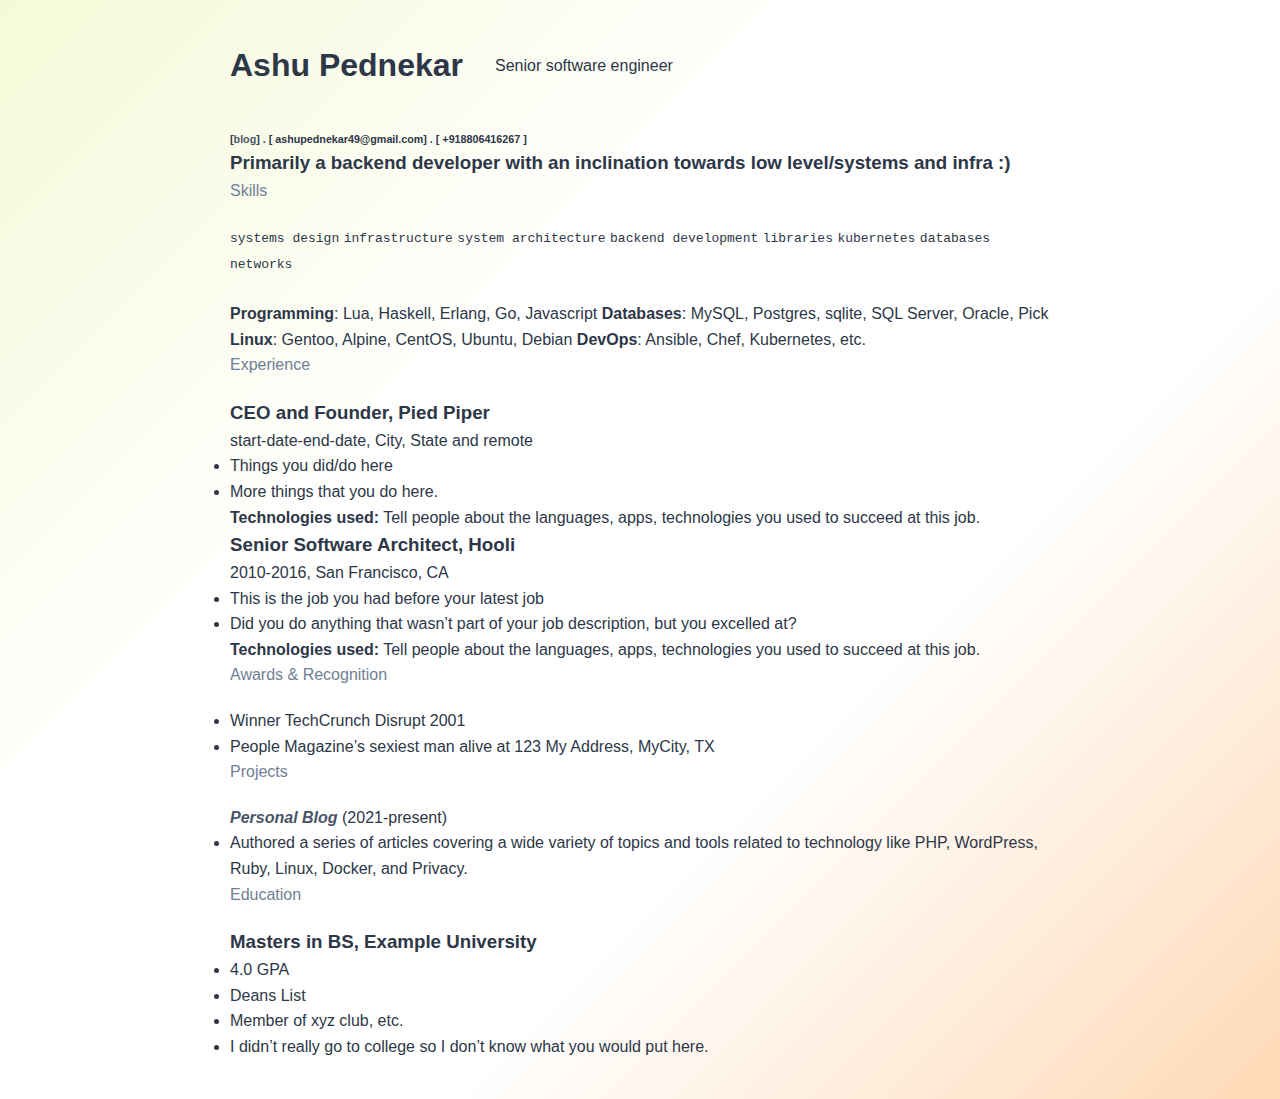
<file: index.html>
<!DOCTYPE html>
<html xmlns="http://www.w3.org/1999/xhtml" lang xml:lang>
<head>
  <meta charset="utf-8" />
  <meta name="generator" content="pandoc" />
  <meta name="viewport" content="width=device-width, initial-scale=1.0, user-scalable=yes" />
  <meta name="author" content="Senior software engineer" />
  <meta name="keywords" content="php, mysql, linux" />
  <meta name="description" content="This is the meta description for the
HTML file, and one day the PDF file, for better SEO?" />
  <title>Ashu Pednekar</title>
  <style>
code{white-space: pre-wrap;}
span.smallcaps{font-variant: small-caps;}
div.columns{display: flex; gap: min(4vw, 1.5em);}
div.column{flex: auto; overflow-x: auto;}
div.hanging-indent{margin-left: 1.5em; text-indent: -1.5em;}

ul.task-list[class]{list-style: none;}
ul.task-list li input[type="checkbox"] {
font-size: inherit;
width: 0.8em;
margin: 0 0.8em 0.2em -1.6em;
vertical-align: middle;
}
.display.math{display: block; text-align: center; margin: 0.5rem auto;}
</style>
  <style type="text/css">
* {
margin: 0;
padding: 0;
box-sizing: border-box;
}

body {
max-width: 900px;
margin: 0 auto;
padding: 40px;
font-family: -apple-system, BlinkMacSystemFont, 'Segoe UI', Roboto, Oxygen, Ubuntu, Cantarell, sans-serif;
line-height: 1.6;
color: #2d3748;
background: linear-gradient(135deg, rgba(228, 240, 152, 0.4) 0%, 
rgba(255, 255, 255, 1) 35%, 
rgba(255, 255, 255, 1) 65%, 
rgba(254, 217, 181, 1) 100% 
);
min-height: 100vh;
}
.container {
background-color: rgba(255, 255, 255, 0.7);
border-radius: 12px;
padding: 2.5rem;
}

header {
display: grid;
grid-template-columns: auto 1fr;
gap: 2rem;
margin-bottom: 2.5rem;
align-items: center;
}
.profile-image {
width: 120px;
height: 120px;
border-radius: 50%;
object-fit: cover;
}
.header-content h1 {
margin: 0;
font-size: 2rem;
color: #2d3748;
font-weight: 600;
margin-bottom: 0.5rem;
}
.header-content .email {
color: #718096;
font-size: 0.95rem;
margin-bottom: 1.25rem;
display: block;
}
.header-content .bio {
font-size: 1rem;
color: #4a5568;
margin: 0;
line-height: 1.6;
}

section {
margin-bottom: 2rem;
}
h2 {
color: #718096;
font-size: 1rem;
margin-bottom: 1.25rem;
font-weight: 500;
}

.education {
margin-bottom: 2rem;
}
.education h3 {
font-size: 1.1rem;
font-weight: 600;
color: #2d3748;
margin-bottom: 0.25rem;
}
.education .date {
color: #718096;
font-size: 0.9rem;
}

.skills-grid {
display: grid;
grid-template-columns: repeat(auto-fill, minmax(250px, 1fr));
gap: 1rem;
}
.skill-item {
display: flex;
align-items: center;
gap: 0.75rem;
color: #2d3748;
}
.skill-item::before {
content: '';
display: inline-block;
width: 10px;
height: 10px;
border: 2px solid #2d3748;
border-radius: 50%;
}

a {
color: #4a5568;
text-decoration: none;
}
a:hover {
text-decoration: underline;
}

.mt-0 { margin-top: 0; }
.mb-0 { margin-bottom: 0; }
.text-gray { color: #718096; }
.font-medium { font-weight: 500; }
.font-semibold { font-weight: 600; }

@media print {
body {
padding: 20px;
max-width: none;
background: white;
}
.container {
padding: 0;
background: white;
}
.profile-image {
print-color-adjust: exact;
-webkit-print-color-adjust: exact;
}
a {
text-decoration: none;
}
}
</style>
</head>
<body>
<header id="title-block-header">
<h1 class="title">Ashu Pednekar</h1>
<p class="author">Senior software engineer</p>
</header>
<h6 id="blog-.-ashupednekar49gmail.com-.-918806416267">[<a href="https://ashupednekar.github.io">blog</a>] . [
ashupednekar49@gmail.com] . [ +918806416267 ]</h6>
<h3 id="primarily-a-backend-developer-with-an-inclination-towards-low-levelsystems-and-infra">Primarily
a backend developer with an inclination towards low level/systems and
infra :)</h3>
<h2 id="skills">Skills</h2>
<p><code>systems design</code> <code>infrastructure</code>
<code>system architecture</code> <code>backend development</code>
<code>libraries</code> <code>kubernetes</code> <code>databases</code>
<code>networks</code></p>
<p><br> <strong>Programming</strong>: Lua, Haskell, Erlang, Go,
Javascript <strong>Databases</strong>: MySQL, Postgres, sqlite, SQL
Server, Oracle, Pick <strong>Linux</strong>: Gentoo, Alpine, CentOS,
Ubuntu, Debian <strong>DevOps</strong>: Ansible, Chef, Kubernetes,
etc.</p>
<h2 id="experience">Experience</h2>
<h3 id="ceo-and-founder-pied-piper">CEO and Founder, Pied Piper</h3>
<p>start-date-end-date, City, State and remote</p>
<ul>
<li>Things you did/do here</li>
<li>More things that you do here.</li>
</ul>
<p><strong>Technologies used:</strong> Tell people about the languages,
apps, technologies you used to succeed at this job.</p>
<h3 id="senior-software-architect-hooli">Senior Software Architect,
Hooli</h3>
<p>2010-2016, San Francisco, CA</p>
<ul>
<li>This is the job you had before your latest job</li>
<li>Did you do anything that wasn’t part of your job description, but
you excelled at?</li>
</ul>
<p><strong>Technologies used:</strong> Tell people about the languages,
apps, technologies you used to succeed at this job.</p>
<h2 id="awards-recognition">Awards &amp; Recognition</h2>
<ul>
<li>Winner TechCrunch Disrupt 2001</li>
<li>People Magazine’s sexiest man alive at 123 My Address, MyCity,
TX</li>
</ul>
<h2 id="projects">Projects</h2>
<p><strong><a href="http://luther.io"><em>Personal
Blog</em></a></strong> (2021-present)</p>
<ul>
<li>Authored a series of articles covering a wide variety of topics and
tools related to technology like PHP, WordPress, Ruby, Linux, Docker,
and Privacy.</li>
</ul>
<h2 id="education">Education</h2>
<h3 id="masters-in-bs-example-university">Masters in BS, Example
University</h3>
<ul>
<li>4.0 GPA</li>
<li>Deans List</li>
<li>Member of xyz club, etc.</li>
<li>I didn’t really go to college so I don’t know what you would put
here.</li>
</ul>
</body>
</html>
</file>
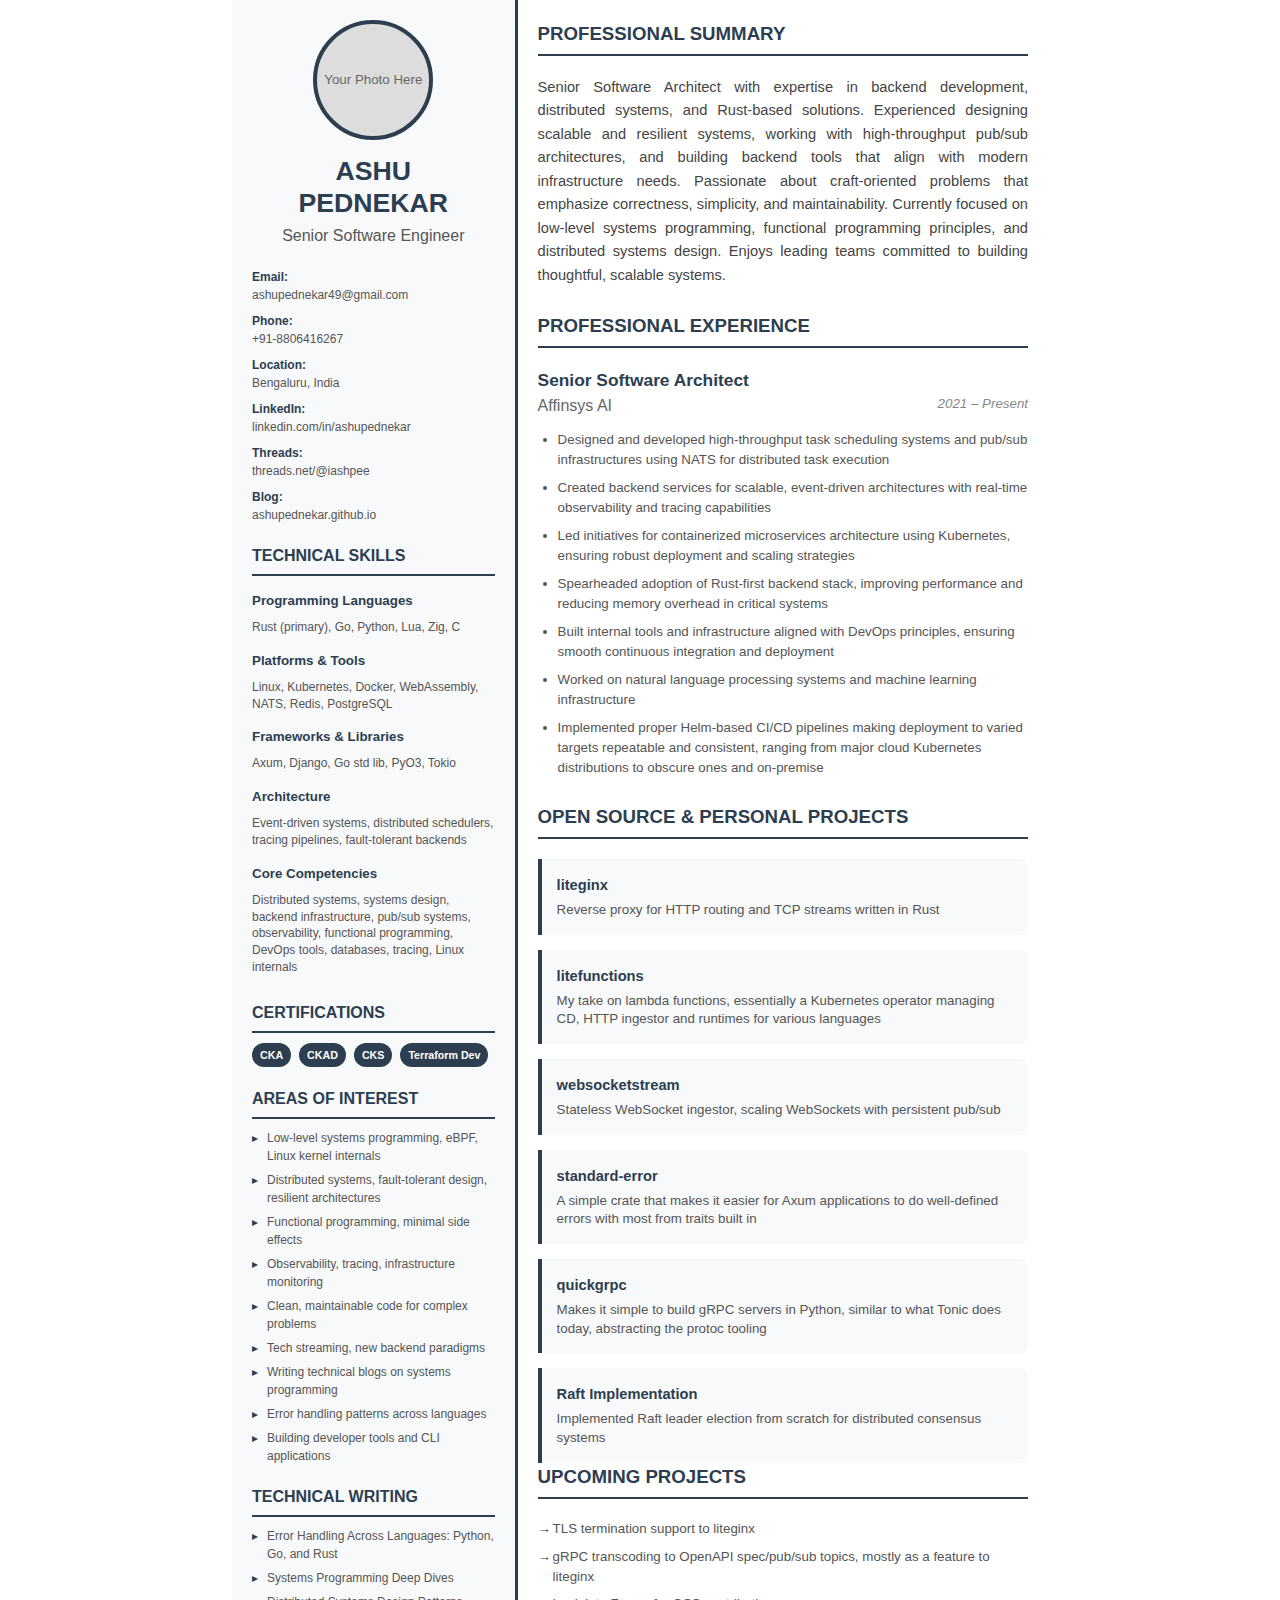
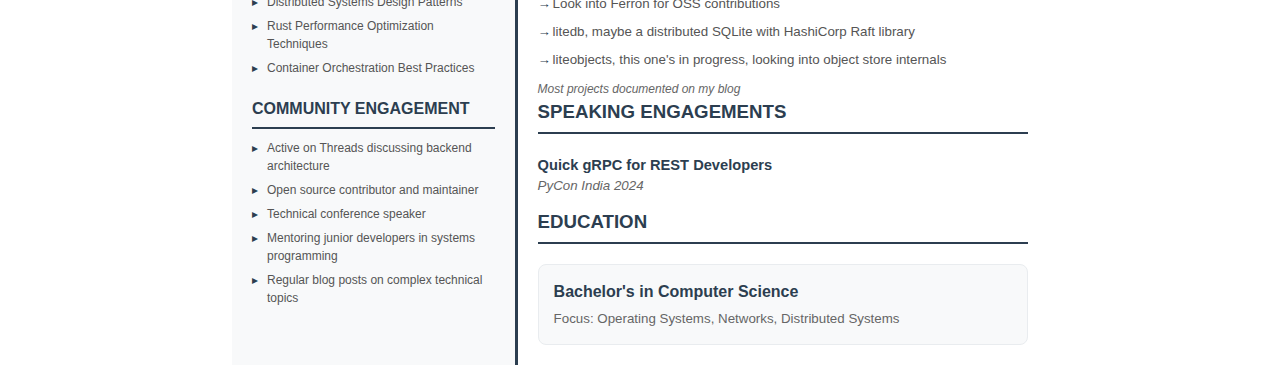
<file: ats1.html>
<!DOCTYPE html>
<html lang="en">
<head>
    <meta charset="UTF-8">
    <meta name="viewport" content="width=device-width, initial-scale=1.0">
    <title>Ashu Pednekar - Senior Software Engineer</title>
    <style>
        * {
            margin: 0;
            padding: 0;
            box-sizing: border-box;
        }
        
        body {
            font-family: 'Arial', sans-serif;
            line-height: 1.5;
            color: #333;
            background: white;
            font-size: 11pt;
        }
        
        .container {
            max-width: 8.5in;
            margin: 0 auto;
            display: grid;
            grid-template-columns: 0.35fr 0.65fr;
            min-height: 11in;
            background: white;
        }
        
        .left-column {
            background: #f8f9fa;
            padding: 20px 20px;
            border-right: 3px solid #2c3e50;
        }
        
        .right-column {
            padding: 20px 20px;
            background: white;
        }
        
        .profile-section {
            text-align: center;
            margin-bottom: 20px;
        }
        
        .profile-photo {
            width: 120px;
            height: 120px;
            border-radius: 50%;
            border: 4px solid #2c3e50;
            margin: 0 auto 15px;
            background: #ddd;
            display: flex;
            align-items: center;
            justify-content: center;
            font-size: 10pt;
            color: #666;
        }
        
        .name {
            font-size: 20pt;
            font-weight: bold;
            color: #2c3e50;
            margin-bottom: 5px;
            line-height: 1.2;
        }
        
        .title {
            font-size: 12pt;
            color: #555;
            font-weight: 500;
            margin-bottom: 15px;
        }
        
        .contact-info {
            font-size: 9pt;
            color: #555;
            text-align: left;
        }
        
        .contact-info div {
            margin-bottom: 8px;
            word-break: break-word;
        }
        
        .contact-info strong {
            color: #2c3e50;
        }
        
        .section-title {
            font-size: 12pt;
            font-weight: bold;
            color: #2c3e50;
            text-transform: uppercase;
            margin: 20px 0 10px 0;
            padding-bottom: 6px;
            border-bottom: 2px solid #2c3e50;
        }
        
        .section-title.right {
            font-size: 14pt;
            margin: 0 0 20px 0;
        }
        
        .skills-section {
            margin-bottom: 25px;
        }
        
        .skill-category {
            font-size: 10pt;
            font-weight: bold;
            color: #2c3e50;
            margin: 15px 0 8px 0;
        }
        
        .skill-list {
            font-size: 9pt;
            color: #555;
            line-height: 1.4;
        }
        
        .certifications {
            display: flex;
            flex-wrap: wrap;
            gap: 8px;
            margin-top: 10px;
        }
        
        .cert-badge {
            background: #2c3e50;
            color: white;
            padding: 4px 8px;
            border-radius: 12px;
            font-size: 8pt;
            font-weight: bold;
        }
        
        .interests ul {
            list-style: none;
            padding: 0;
        }
        
        .interests li {
            font-size: 9pt;
            color: #555;
            margin-bottom: 6px;
            padding-left: 15px;
            position: relative;
        }
        
        .interests li:before {
            content: "▸";
            color: #2c3e50;
            position: absolute;
            left: 0;
        }
        
        .summary {
            font-size: 11pt;
            line-height: 1.6;
            color: #444;
            margin-bottom: 25px;
            text-align: justify;
        }
        
        .experience-item {
            margin-bottom: 25px;
        }
        
        .job-header {
            margin-bottom: 12px;
        }
        
        .job-title {
            font-size: 13pt;
            font-weight: bold;
            color: #2c3e50;
        }
        
        .company {
            font-size: 12pt;
            color: #666;
            font-weight: 500;
        }
        
        .date {
            font-size: 10pt;
            color: #888;
            font-style: italic;
            float: right;
        }
        
        .job-description ul {
            margin: 10px 0;
            padding-left: 20px;
        }
        
        .job-description li {
            font-size: 10pt;
            color: #555;
            margin-bottom: 8px;
            line-height: 1.5;
        }
        
        .projects-grid {
            display: grid;
            gap: 15px;
        }
        
        .project-item {
            padding: 15px;
            background: #f8f9fa;
            border-left: 4px solid #2c3e50;
            border-radius: 0 8px 8px 0;
        }
        
        .project-name {
            font-size: 11pt;
            font-weight: bold;
            color: #2c3e50;
            margin-bottom: 5px;
        }
        
        .project-desc {
            font-size: 10pt;
            color: #555;
            line-height: 1.4;
        }
        
        .upcoming-projects ul {
            list-style: none;
            padding: 0;
        }
        
        .upcoming-projects li {
            font-size: 10pt;
            color: #555;
            margin-bottom: 8px;
            padding-left: 15px;
            position: relative;
        }
        
        .upcoming-projects li:before {
            content: "→";
            color: #2c3e50;
            position: absolute;
            left: 0;
            font-weight: bold;
        }
        
        .talks-item {
            margin-bottom: 12px;
        }
        
        .talk-title {
            font-size: 11pt;
            font-weight: bold;
            color: #2c3e50;
        }
        
        .talk-event {
            font-size: 10pt;
            color: #666;
            font-style: italic;
        }
        
        .education-item {
            background: #f8f9fa;
            padding: 15px;
            border-radius: 8px;
            border: 1px solid #e9ecef;
        }
        
        .degree {
            font-size: 12pt;
            font-weight: bold;
            color: #2c3e50;
            margin-bottom: 5px;
        }
        
        .focus {
            font-size: 10pt;
            color: #666;
        }
        
        @media print {
            body { margin: 0; }
            .container { 
                max-width: none; 
                box-shadow: none;
                min-height: auto;
            }
            .left-column, .right-column {
                padding: 20px;
            }
        }
    </style>
</head>
<body>
    <div class="container">
        <!-- Left Column (35%) -->
        <div class="left-column">
            <div class="profile-section">
                <div class="profile-photo">
                    Your Photo Here
                </div>
                <div class="name">ASHU<br>PEDNEKAR</div>
                <div class="title">Senior Software Engineer</div>
            </div>
            
            <div class="contact-info">
                <div><strong>Email:</strong><br>ashupednekar49@gmail.com</div>
                <div><strong>Phone:</strong><br>+91-8806416267</div>
                <div><strong>Location:</strong><br>Bengaluru, India</div>
                <div><strong>LinkedIn:</strong><br>linkedin.com/in/ashupednekar</div>
                <div><strong>Threads:</strong><br>threads.net/@iashpee</div>
                <div><strong>Blog:</strong><br>ashupednekar.github.io</div>
            </div>
            
            <div class="section-title">Technical Skills</div>
            <div class="skills-section">
                <div class="skill-category">Programming Languages</div>
                <div class="skill-list">Rust (primary), Go, Python, Lua, Zig, C</div>
                
                <div class="skill-category">Platforms & Tools</div>
                <div class="skill-list">Linux, Kubernetes, Docker, WebAssembly, NATS, Redis, PostgreSQL</div>
                
                <div class="skill-category">Frameworks & Libraries</div>
                <div class="skill-list">Axum, Django, Go std lib, PyO3, Tokio</div>
                
                <div class="skill-category">Architecture</div>
                <div class="skill-list">Event-driven systems, distributed schedulers, tracing pipelines, fault-tolerant backends</div>
                
                <div class="skill-category">Core Competencies</div>
                <div class="skill-list">Distributed systems, systems design, backend infrastructure, pub/sub systems, observability, functional programming, DevOps tools, databases, tracing, Linux internals</div>
            </div>
            
            <div class="section-title">Certifications</div>
            <div class="certifications">
                <span class="cert-badge">CKA</span>
                <span class="cert-badge">CKAD</span>
                <span class="cert-badge">CKS</span>
                <span class="cert-badge">Terraform Dev</span>
            </div>
            
            <div class="section-title">Areas of Interest</div>
            <div class="interests">
                <ul>
                    <li>Low-level systems programming, eBPF, Linux kernel internals</li>
                    <li>Distributed systems, fault-tolerant design, resilient architectures</li>
                    <li>Functional programming, minimal side effects</li>
                    <li>Observability, tracing, infrastructure monitoring</li>
                    <li>Clean, maintainable code for complex problems</li>
                    <li>Tech streaming, new backend paradigms</li>
                    <li>Writing technical blogs on systems programming</li>
                    <li>Error handling patterns across languages</li>
                    <li>Building developer tools and CLI applications</li>
                </ul>
            </div>
            
            <div class="section-title">Technical Writing</div>
            <div class="interests">
                <ul>
                    <li>Error Handling Across Languages: Python, Go, and Rust</li>
                    <li>Systems Programming Deep Dives</li>
                    <li>Distributed Systems Design Patterns</li>
                    <li>Rust Performance Optimization Techniques</li>
                    <li>Container Orchestration Best Practices</li>
                </ul>
            </div>
            
            <div class="section-title">Community Engagement</div>
            <div class="interests">
                <ul>
                    <li>Active on Threads discussing backend architecture</li>
                    <li>Open source contributor and maintainer</li>
                    <li>Technical conference speaker</li>
                    <li>Mentoring junior developers in systems programming</li>
                    <li>Regular blog posts on complex technical topics</li>
                </ul>
            </div>
        </div>
        
        <!-- Right Column (65%) -->
        <div class="right-column">
            <div class="section-title right">Professional Summary</div>
            <div class="summary">
                Senior Software Architect with expertise in backend development, distributed systems, and Rust-based solutions. Experienced designing scalable and resilient systems, working with high-throughput pub/sub architectures, and building backend tools that align with modern infrastructure needs. Passionate about craft-oriented problems that emphasize correctness, simplicity, and maintainability. Currently focused on low-level systems programming, functional programming principles, and distributed systems design. Enjoys leading teams committed to building thoughtful, scalable systems.
            </div>
            
            <div class="section-title right">Professional Experience</div>
            <div class="experience-item">
                <div class="job-header">
                    <div class="job-title">Senior Software Architect</div>
                    <div class="date">2021 – Present</div>
                    <div class="company">Affinsys AI</div>
                </div>
                <div class="job-description">
                    <ul>
                        <li>Designed and developed high-throughput task scheduling systems and pub/sub infrastructures using NATS for distributed task execution</li>
                        <li>Created backend services for scalable, event-driven architectures with real-time observability and tracing capabilities</li>
                        <li>Led initiatives for containerized microservices architecture using Kubernetes, ensuring robust deployment and scaling strategies</li>
                        <li>Spearheaded adoption of Rust-first backend stack, improving performance and reducing memory overhead in critical systems</li>
                        <li>Built internal tools and infrastructure aligned with DevOps principles, ensuring smooth continuous integration and deployment</li>
                        <li>Worked on natural language processing systems and machine learning infrastructure</li>
                        <li>Implemented proper Helm-based CI/CD pipelines making deployment to varied targets repeatable and consistent, ranging from major cloud Kubernetes distributions to obscure ones and on-premise</li>
                    </ul>
                </div>
            </div>
            
            <div class="section-title right">Open Source & Personal Projects</div>
            <div class="projects-grid">
                <div class="project-item">
                    <div class="project-name">liteginx</div>
                    <div class="project-desc">Reverse proxy for HTTP routing and TCP streams written in Rust</div>
                </div>
                <div class="project-item">
                    <div class="project-name">litefunctions</div>
                    <div class="project-desc">My take on lambda functions, essentially a Kubernetes operator managing CD, HTTP ingestor and runtimes for various languages</div>
                </div>
                <div class="project-item">
                    <div class="project-name">websocketstream</div>
                    <div class="project-desc">Stateless WebSocket ingestor, scaling WebSockets with persistent pub/sub</div>
                </div>
                <div class="project-item">
                    <div class="project-name">standard-error</div>
                    <div class="project-desc">A simple crate that makes it easier for Axum applications to do well-defined errors with most from traits built in</div>
                </div>
                <div class="project-item">
                    <div class="project-name">quickgrpc</div>
                    <div class="project-desc">Makes it simple to build gRPC servers in Python, similar to what Tonic does today, abstracting the protoc tooling</div>
                </div>
                <div class="project-item">
                    <div class="project-name">Raft Implementation</div>
                    <div class="project-desc">Implemented Raft leader election from scratch for distributed consensus systems</div>
                </div>
            </div>
            
            <div class="section-title right">Upcoming Projects</div>
            <div class="upcoming-projects">
                <ul>
                    <li>TLS termination support to liteginx</li>
                    <li>gRPC transcoding to OpenAPI spec/pub/sub topics, mostly as a feature to liteginx</li>
                    <li>Look into Ferron for OSS contributions</li>
                    <li>litedb, maybe a distributed SQLite with HashiCorp Raft library</li>
                    <li>liteobjects, this one's in progress, looking into object store internals</li>
                </ul>
                <div style="font-size: 9pt; color: #666; margin-top: 10px; font-style: italic;">
                    Most projects documented on my blog
                </div>
            </div>
            
            <div class="section-title right">Speaking Engagements</div>
            <div class="talks-item">
                <div class="talk-title">Quick gRPC for REST Developers</div>
                <div class="talk-event">PyCon India 2024</div>
            </div>
            
            <div class="section-title right">Education</div>
            <div class="education-item">
                <div class="degree">Bachelor's in Computer Science</div>
                <div class="focus">Focus: Operating Systems, Networks, Distributed Systems</div>
            </div>
        </div>
    </div>
</body>
</html>
</file>
